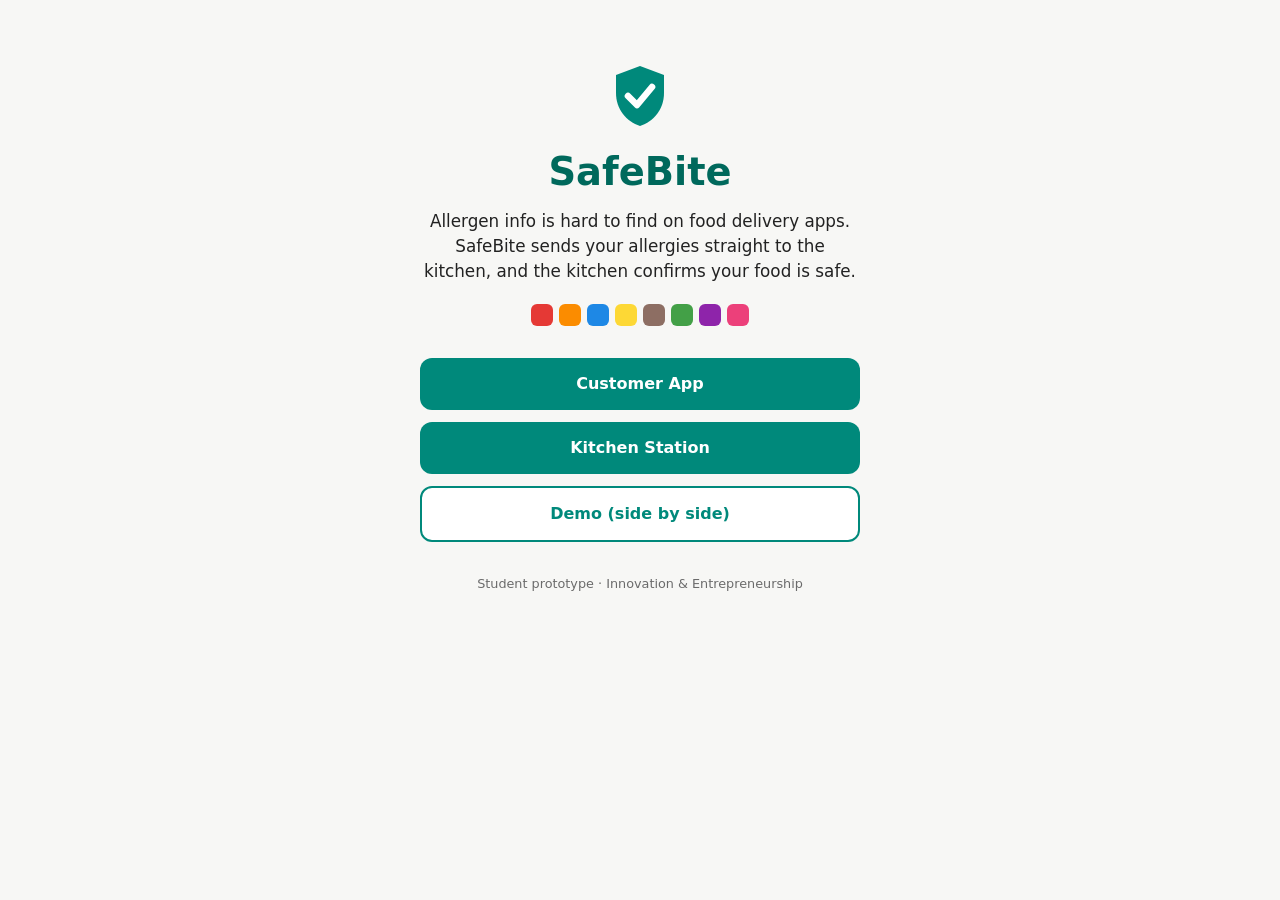
<file: index.html>
<!DOCTYPE html>
<html lang="en">
<head>
  <meta charset="UTF-8">
  <meta name="viewport" content="width=device-width, initial-scale=1.0">
  <title>SafeBite</title>
  <link rel="stylesheet" href="css/style.css">
  <link rel="icon" href="data:image/svg+xml,<svg xmlns='http://www.w3.org/2000/svg' viewBox='0 0 100 100'><text y='.9em' font-size='90'>🛡️</text></svg>">
</head>
<body>
  <main class="landing">
    <!-- Shield logo -->
    <svg class="logo" viewBox="0 0 24 24" aria-hidden="true">
      <path d="M12 2 L20 5 V11 C20 16.5 16.5 20.5 12 22 C7.5 20.5 4 16.5 4 11 V5 Z" fill="#00897B"/>
      <path d="M8 12 L11 15 L16 9" fill="none" stroke="white" stroke-width="2.2" stroke-linecap="round" stroke-linejoin="round"/>
    </svg>

    <h1>SafeBite</h1>
    <p class="tagline">
      Allergen info is hard to find on food delivery apps. SafeBite sends your
      allergies straight to the kitchen, and the kitchen confirms your food is safe.
    </p>

    <!-- The 8 allergen colours, drawn by the script below -->
    <div id="colour-strip" class="colour-strip"></div>

    <div class="landing-buttons">
      <a href="customer.html" class="btn">Customer App</a>
      <a href="station.html" class="btn">Kitchen Station</a>
      <a href="demo.html" class="btn btn-outline">Demo (side by side)</a>
    </div>

    <p class="muted small">Student prototype · Innovation &amp; Entrepreneurship</p>
  </main>

  <script src="js/data.js"></script>
  <script>
    // Little row of coloured allergen squares
    ALLERGENS.forEach(function (a) {
      const square = document.createElement("span");
      square.style.background = a.color;
      square.title = a.name;
      document.getElementById("colour-strip").appendChild(square);
    });
  </script>
</body>
</html>
</file>
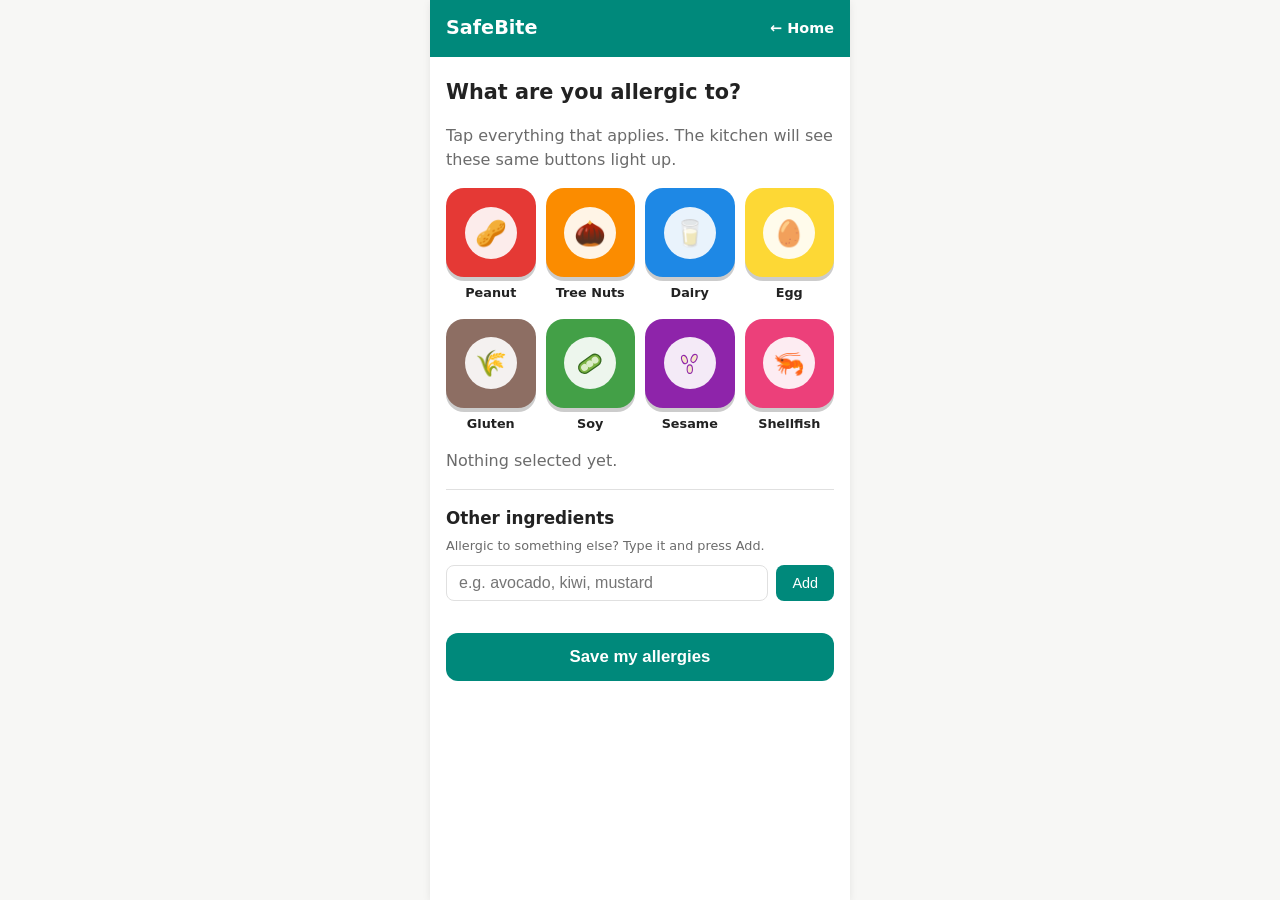
<file: customer.html>
<!DOCTYPE html>
<html lang="en">
<head>
  <meta charset="UTF-8">
  <meta name="viewport" content="width=device-width, initial-scale=1.0">
  <title>Customer | SafeBite</title>
  <link rel="stylesheet" href="css/style.css">
  <link rel="icon" href="data:image/svg+xml,<svg xmlns='http://www.w3.org/2000/svg' viewBox='0 0 100 100'><text y='.9em' font-size='90'>🛡️</text></svg>">
  <!-- Inside the demo page? Then hide the Home link -->
  <script>if (window.self !== window.top) document.documentElement.classList.add("embedded");</script>
</head>
<body>
  <div class="phone">
    <header class="app-bar">
      <h1>SafeBite</h1>
      <a href="index.html" class="home-link">← Home</a>
    </header>

    <!-- Saved allergies, shown at the top once a profile exists -->
    <div id="my-allergies" class="my-allergies hidden">
      <span class="label">Your allergies:</span>
      <span id="my-chips"></span>
      <a href="#" id="edit-link" class="edit">Edit</a>
    </div>

    <!-- Screen 1: pick allergies -->
    <section id="profile-screen" class="screen hidden">
      <h2>What are you allergic to?</h2>
      <p class="muted">Tap everything that applies. The kitchen will see these same buttons light up.</p>

      <div id="allergen-grid" class="allergen-grid"></div>

      <p id="selected-count" class="muted"></p>

      <!-- Allergies that aren't one of the 8 buttons -->
      <div class="other-allergies">
        <h3>Other ingredients</h3>
        <p class="muted small">Allergic to something else? Type it and press Add.</p>
        <form id="other-form" class="other-form">
          <input id="other-input" type="text" maxlength="30"
                 placeholder="e.g. avocado, kiwi, mustard" aria-label="Other ingredient">
          <button type="submit" class="btn btn-small">Add</button>
        </form>
        <div id="other-chips"></div>
      </div>

      <button id="save-btn" class="btn btn-block">Save my allergies</button>
    </section>

    <!-- Screen 2: restaurant list -->
    <section id="restaurants-screen" class="screen hidden">
      <h2>Choose your emirate</h2>
      <div id="emirate-chips" class="emirate-chips"></div>

      <div class="list-header">
        <span id="restaurant-count" class="muted"></span>
        <label class="sort">
          Sort by:
          <select id="sort-select">
            <option value="safe">Safest for me</option>
            <option value="rating">Rating</option>
          </select>
        </label>
      </div>

      <div id="restaurant-list"></div>
    </section>

    <!-- Screen 3: menu of one restaurant -->
    <section id="menu-screen" class="screen hidden">
      <a href="#" id="back-to-list" class="back-link">← Back to restaurants</a>
      <div id="restaurant-header"></div>

      <!-- Show all dishes / only the safe ones -->
      <div class="dish-filter">
        <button id="show-all-btn" class="active">Show all dishes</button>
        <button id="only-safe-btn">Only safe for me</button>
      </div>

      <div id="menu-list"></div>
    </section>

    <!-- Screen 4: cart -->
    <section id="cart-screen" class="screen hidden">
      <a href="#" id="back-to-menu" class="back-link">← Back to menu</a>
      <h2>Your cart</h2>
      <p id="cart-restaurant" class="muted"></p>
      <div id="cart-list"></div>
      <div class="cart-total">
        <span>Total</span>
        <span id="cart-total"></span>
      </div>

      <div class="kitchen-alert">
        <div id="cart-chips"></div>
        <p id="cart-alert-text"></p>
      </div>

      <!-- Shown when the restaurant has no Allergen Station -->
      <p id="no-station-warning" class="no-station-warning hidden">
        ⚠ This restaurant doesn't use the Allergen Station, so the kitchen won't receive a live alert.
      </p>

      <button id="place-btn" class="btn btn-block">Place order</button>
    </section>

    <!-- Screen 5: order status (waiting / confirmed) -->
    <section id="status-screen" class="screen hidden">
      <h2 id="status-title"></h2>
      <div id="status-box"></div>
      <button id="new-order-btn" class="btn btn-block">Back to menu</button>
    </section>

    <!-- Cart bar, stuck to the bottom of the screen -->
    <button id="cart-bar" class="cart-bar hidden">
      <span id="cart-bar-text"></span>
      <span>View cart ›</span>
    </button>
  </div>

  <script src="js/data.js"></script>
  <script src="js/store.js"></script>
  <script src="js/customer.js"></script>
</body>
</html>
</file>
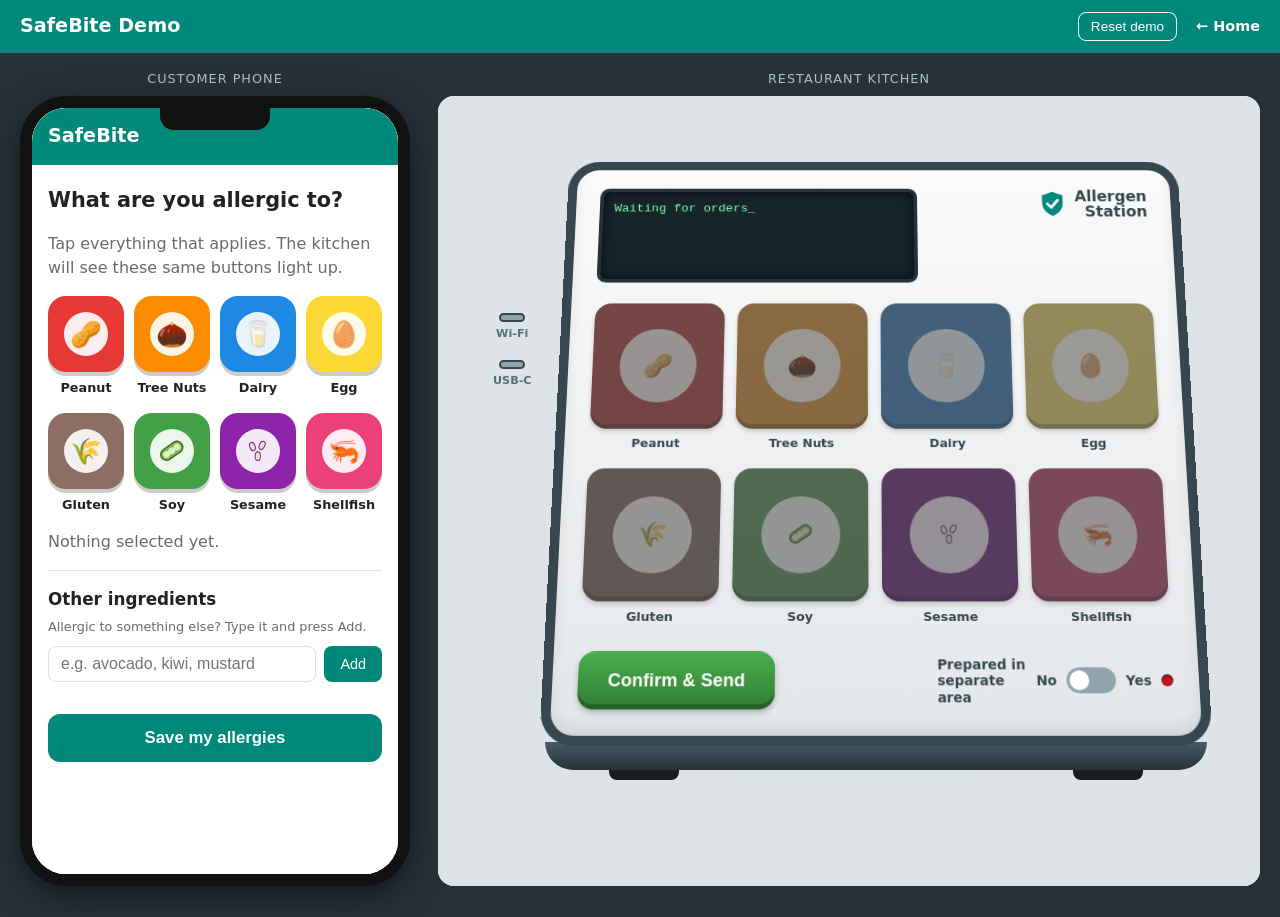
<file: demo.html>
<!DOCTYPE html>
<html lang="en">
<head>
  <meta charset="UTF-8">
  <meta name="viewport" content="width=device-width, initial-scale=1.0">
  <title>Demo | SafeBite</title>
  <link rel="stylesheet" href="css/style.css">
  <link rel="icon" href="data:image/svg+xml,<svg xmlns='http://www.w3.org/2000/svg' viewBox='0 0 100 100'><text y='.9em' font-size='90'>🛡️</text></svg>">
</head>
<body class="demo-page">
  <header class="top-bar">
    <h1>SafeBite Demo</h1>
    <div>
      <button id="reset-btn" class="btn-reset">Reset demo</button>
      <a href="index.html" class="home-link">← Home</a>
    </div>
  </header>

  <div class="demo-layout">
    <!-- Left: customer app inside a phone -->
    <div class="demo-col">
      <p class="demo-label">Customer phone</p>
      <div class="phone-frame">
        <iframe id="customer-frame" src="customer.html" title="Customer app"></iframe>
      </div>
    </div>

    <!-- Right: kitchen station -->
    <div class="demo-col station-col">
      <p class="demo-label">Restaurant kitchen</p>
      <iframe id="station-frame" class="station-frame" src="station.html" title="Kitchen station"></iframe>
    </div>
  </div>

  <script src="js/data.js"></script>
  <script src="js/store.js"></script>
  <script>
    // Reset: wipe all SafeBite data and reload both screens
    document.getElementById("reset-btn").addEventListener("click", function () {
      resetAll();
      document.getElementById("customer-frame").contentWindow.location.reload();
      document.getElementById("station-frame").contentWindow.location.reload();
    });
  </script>
</body>
</html>
</file>
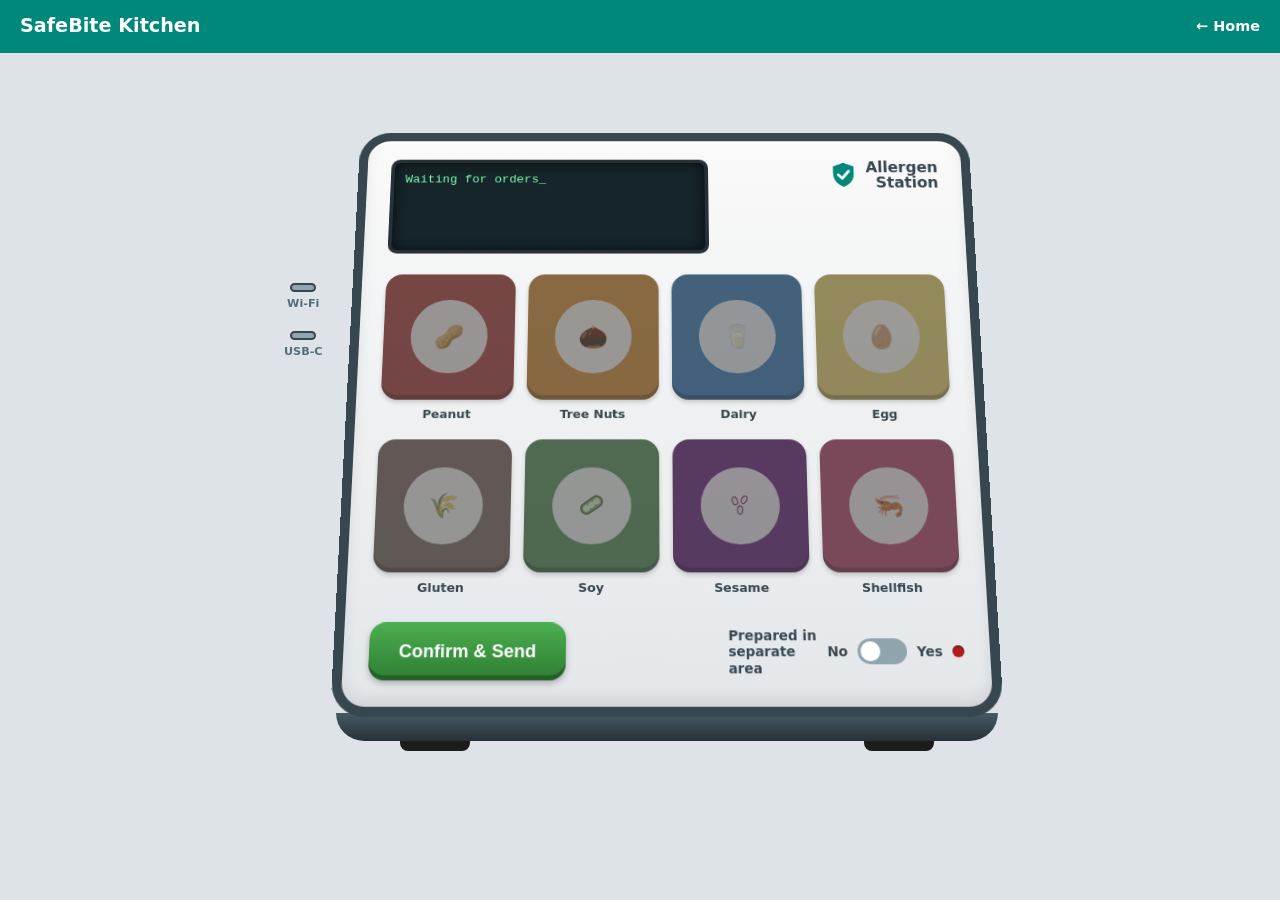
<file: station.html>
<!DOCTYPE html>
<html lang="en">
<head>
  <meta charset="UTF-8">
  <meta name="viewport" content="width=device-width, initial-scale=1.0">
  <title>Kitchen Allergen Station | SafeBite</title>
  <link rel="stylesheet" href="css/style.css">
  <link rel="icon" href="data:image/svg+xml,<svg xmlns='http://www.w3.org/2000/svg' viewBox='0 0 100 100'><text y='.9em' font-size='90'>🛡️</text></svg>">
  <!-- Inside the demo page? Then hide the top bar -->
  <script>if (window.self !== window.top) document.documentElement.classList.add("embedded");</script>
</head>
<body class="station-page">
  <header class="top-bar station-bar">
    <h1>SafeBite Kitchen</h1>
    <a href="index.html" class="home-link">← Home</a>
  </header>

  <div class="station-wrap">
    <!-- Ports on the left side of the device -->
    <div class="side-ports">
      <div><span class="port"></span>Wi-Fi</div>
      <div><span class="port"></span>USB-C</div>
    </div>

    <div class="device">
      <div class="device-top">
        <!-- Small screen showing the current order -->
        <div id="lcd" class="lcd"></div>

        <div class="brand">
          <!-- Shield icon -->
          <svg viewBox="0 0 24 24" aria-hidden="true">
            <path d="M12 2 L20 5 V11 C20 16.5 16.5 20.5 12 22 C7.5 20.5 4 16.5 4 11 V5 Z" fill="#00897B"/>
            <path d="M8 12 L11 15 L16 9" fill="none" stroke="white" stroke-width="2.2" stroke-linecap="round" stroke-linejoin="round"/>
          </svg>
          <span>Allergen<br>Station</span>
        </div>
      </div>

      <!-- 8 allergen buttons, filled in by station.js -->
      <div id="station-grid" class="allergen-grid"></div>

      <div class="device-bottom">
        <button id="confirm-btn" class="confirm-btn">Confirm &amp; Send</button>

        <div class="separate">
          <span class="title">Prepared in separate area</span>
          <span>No</span>
          <label class="switch">
            <input type="checkbox" id="separate-switch" aria-label="Prepared in separate area">
            <span class="slider"></span>
          </label>
          <span>Yes</span>
          <span id="separate-led" class="led"></span>
        </div>
      </div>
    </div>

    <!-- Thick front edge and feet -->
    <div class="device-front"></div>
    <div class="feet">
      <span class="foot"></span>
      <span class="foot"></span>
    </div>
  </div>

  <script src="js/data.js"></script>
  <script src="js/store.js"></script>
  <script src="js/station.js"></script>
</body>
</html>
</file>
<file: css/style.css>
/* SafeBite - shared styles */

:root {
  /* Allergen colours */
  --peanut: #E53935;
  --tree-nuts: #FB8C00;
  --dairy: #1E88E5;
  --egg: #FDD835;
  --gluten: #8D6E63;
  --soy: #43A047;
  --sesame: #8E24AA;
  --shellfish: #EC407A;

  /* App colours */
  --primary: #00897B;
  --primary-dark: #00695C;
  --bg: #F7F7F5;
  --card: #FFFFFF;
  --text: #222222;
  --muted: #6B6B6B;
  --border: #E0E0E0;
  --success: #2E7D32;
  --warning: #F9A825;
  --danger: #D32F2F;

  --radius: 12px;
  --shadow: 0 2px 8px rgba(0, 0, 0, 0.08);
}

* {
  box-sizing: border-box;
}

body {
  margin: 0;
  font-family: system-ui, -apple-system, "Segoe UI", Roboto, Arial, sans-serif;
  background: var(--bg);
  color: var(--text);
  line-height: 1.5;
}

/* Top bar */
header {
  background: var(--primary);
  color: white;
  padding: 16px 20px;
}

header h1 {
  margin: 0;
  font-size: 1.4rem;
}

main {
  max-width: 900px;
  margin: 0 auto;
  padding: 20px 16px;
}

/* White box used for sections, menu items, orders */
.card {
  background: var(--card);
  border-radius: var(--radius);
  box-shadow: var(--shadow);
  padding: 16px;
  margin-bottom: 16px;
}

/* Normal button */
.btn {
  background: var(--primary);
  color: white;
  border: none;
  border-radius: 8px;
  padding: 10px 18px;
  font-size: 1rem;
  cursor: pointer;
}

.btn:hover {
  background: var(--primary-dark);
}

.btn:disabled {
  background: var(--border);
  color: var(--muted);
  cursor: not-allowed;
}

/* Grid of coloured allergen buttons (4 x 2, same layout as the station) */
.allergen-grid {
  display: grid;
  grid-template-columns: repeat(4, 1fr);
  gap: 16px 10px;
}

/* One button with its name underneath */
.allergen-item {
  display: flex;
  flex-direction: column;
  align-items: center;
  gap: 6px;
  font-size: 0.8rem;
  font-weight: 600;
  text-align: center;
}

/* Square button. Its colour comes from --c, which JS sets per allergen */
.allergen-btn {
  width: 100%;
  aspect-ratio: 1;
  padding: 0;
  border: none;
  border-radius: 18px;
  background: var(--c, #999);
  display: flex;
  align-items: center;
  justify-content: center;
  position: relative;
  cursor: pointer;
  /* full colour, slightly raised */
  box-shadow: 0 4px 0 rgba(0, 0, 0, 0.2);
  transition: filter 0.2s, opacity 0.2s, box-shadow 0.15s, transform 0.15s;
}

.allergen-btn:active {
  transform: scale(0.94);
}

/* White circle behind the icon so every icon shows on its colour */
.allergen-btn .icon {
  width: 58%;
  aspect-ratio: 1;
  border-radius: 50%;
  background: rgba(255, 255, 255, 0.9);
  display: flex;
  align-items: center;
  justify-content: center;
  font-size: 1.6rem;
}

/* Selected (customer page) = darker shade, pressed in, with a checkmark */
.allergen-btn.selected {
  transform: translateY(3px);
  box-shadow: inset 0 3px 8px rgba(0, 0, 0, 0.45);
}

/* Dark layer on top makes the colour darker */
.allergen-btn.selected::before {
  content: "";
  position: absolute;
  inset: 0;
  border-radius: inherit;
  background: rgba(0, 0, 0, 0.4);
}

/* White checkmark in the top-right corner */
.allergen-btn.selected::after {
  content: "✓";
  position: absolute;
  top: 5px;
  right: 8px;
  color: white;
  font-size: 1.1rem;
  font-weight: bold;
  text-shadow: 0 1px 2px rgba(0, 0, 0, 0.5);
}

/* Blinking effect for the kitchen station: bright glow on/off once a second */
.allergen-btn.blink {
  animation: glow-blink 1s ease-in-out infinite;
}

@keyframes glow-blink {
  0%, 100% {
    filter: brightness(1.15);
    opacity: 1;
    box-shadow: 0 0 0 3px white, 0 0 26px 10px var(--c);
  }
  50% {
    filter: brightness(0.55) saturate(0.6);
    opacity: 0.85;
    box-shadow: 0 0 0 0 transparent;
  }
}

/* Small allergen tag shown on menu items */
.tag {
  display: inline-block;
  padding: 2px 8px;
  margin: 2px;
  border-radius: 999px;
  font-size: 0.8rem;
  color: white;
}

/* Yellow is hard to read with white text */
.tag.egg {
  color: var(--text);
}

/* Grey chip for allergies the customer typed in */
.tag.other {
  background: #757575;
}

.chip-remove {
  padding: 0 2px;
  border: none;
  background: none;
  color: white;
  font-size: 1rem;
  line-height: 1;
  cursor: pointer;
}

/* "Other ingredients" box on the profile screen */
.other-allergies {
  margin-top: 8px;
  padding-top: 16px;
  border-top: 1px solid var(--border);
}

.other-allergies h3 {
  margin: 0;
  font-size: 1.05rem;
}

.other-allergies p {
  margin: 4px 0 10px;
}

.other-form {
  display: flex;
  gap: 8px;
  margin-bottom: 8px;
}

.other-form input {
  flex: 1;
  min-width: 0;
  padding: 8px 12px;
  border: 1px solid var(--border);
  border-radius: 8px;
  font-size: 1rem;
}

/* Small ingredient list on each dish card */
.dish .ingredients {
  font-size: 0.8rem;
  color: var(--muted);
}

.muted {
  color: var(--muted);
}

.hidden {
  display: none !important;
}

/* ---- Customer page: looks like a phone app ---- */

.phone {
  max-width: 420px;
  min-height: 100vh;
  margin: 0 auto;
  background: var(--card);
  box-shadow: var(--shadow);
}

.app-bar {
  display: flex;
  justify-content: space-between;
  align-items: center;
  padding: 14px 16px;
}

.app-bar h1 {
  font-size: 1.2rem;
}

.app-bar a {
  color: white;
  text-decoration: none;
  font-size: 0.9rem;
}

.screen {
  padding: 20px 16px 32px;
}

.screen h2 {
  margin: 0 0 4px;
  font-size: 1.3rem;
}

/* Big full-width button at the bottom of a screen */
.btn-block {
  width: 100%;
  margin-top: 24px;
  padding: 14px;
  border-radius: var(--radius);
  font-size: 1.05rem;
  font-weight: 600;
}

/* "Your allergies" chip row */
.my-allergies {
  display: flex;
  flex-wrap: wrap;
  align-items: center;
  gap: 4px;
  margin: 12px 16px 0;
  padding: 10px 12px;
  background: var(--bg);
  border-radius: var(--radius);
}

.my-allergies .label {
  margin-right: 4px;
  font-size: 0.85rem;
  color: var(--muted);
}

.my-allergies .edit {
  margin-left: auto;
  color: var(--primary);
  font-weight: 600;
  font-size: 0.9rem;
}

/* ---- Menu ---- */

/* Leave room so the cart bar doesn't cover the last dish */
#menu-screen {
  padding-bottom: 90px;
}

.dish {
  border: 2px solid transparent;
}

.dish h3 {
  margin: 0;
  font-size: 1.05rem;
}

.dish p {
  margin: 6px 0;
  font-size: 0.9rem;
}

.dish-top,
.dish-bottom {
  display: flex;
  justify-content: space-between;
  align-items: center;
  gap: 10px;
}

.price {
  font-weight: 700;
  white-space: nowrap;
}

/* Dish with one of the customer's allergens */
.dish.warn {
  border-color: var(--danger);
}

.warning {
  padding: 6px 10px;
  border-radius: 8px;
  background: #FDECEA;
  color: var(--danger);
  font-weight: 600;
}

.btn-small {
  padding: 8px 16px;
  font-size: 0.9rem;
}

.no-allergens {
  font-size: 0.8rem;
  color: var(--success);
}

/* ---- Cart ---- */

.cart-bar {
  position: fixed;
  bottom: 12px;
  left: 50%;
  transform: translateX(-50%);
  width: calc(100% - 32px);
  max-width: 388px;
  display: flex;
  justify-content: space-between;
  padding: 14px 18px;
  border: none;
  border-radius: var(--radius);
  background: var(--text);
  color: white;
  font-size: 1rem;
  font-weight: 600;
  cursor: pointer;
  box-shadow: 0 4px 16px rgba(0, 0, 0, 0.25);
}

.back-link {
  display: inline-block;
  margin-bottom: 12px;
  color: var(--primary);
  text-decoration: none;
  font-weight: 600;
}

.cart-item {
  display: flex;
  align-items: center;
  gap: 10px;
  padding: 12px 0;
  border-bottom: 1px solid var(--border);
}

.cart-item .name {
  flex: 1;
}

.qty-btn {
  width: 28px;
  height: 28px;
  border: 1px solid var(--border);
  border-radius: 50%;
  background: white;
  cursor: pointer;
}

.cart-total {
  display: flex;
  justify-content: space-between;
  padding: 14px 0;
  font-size: 1.1rem;
  font-weight: 700;
}

/* Box reminding the customer what the kitchen will see */
.kitchen-alert {
  padding: 12px;
  border-radius: var(--radius);
  background: var(--bg);
}

.kitchen-alert p {
  margin: 8px 0 0;
  font-size: 0.9rem;
}

/* ---- Kitchen Allergen Station (the device) ---- */

.station-page {
  background: #DDE3E6;
}

/* Gives the device its 3D tilt */
.station-wrap {
  position: relative;
  max-width: 760px;
  margin: 30px auto 50px;
  padding: 0 16px 0 70px;
  perspective: 1400px;
}

/* Top face of the device: light body with dark rounded edge */
.device {
  position: relative;
  z-index: 1;
  padding: 22px 26px 26px;
  border: 10px solid #37474F;
  border-radius: 34px;
  background: linear-gradient(180deg, #FAFAFA 0%, #E4E7EA 100%);
  box-shadow: inset 0 3px 0 white, inset 0 -8px 14px rgba(0, 0, 0, 0.08);
  /* tilting it back makes the wedge shape */
  transform: rotateX(14deg);
  transform-origin: bottom center;
}

/* Front edge = the thick end of the wedge */
.device-front {
  height: 28px;
  margin: -4px 6px 0;
  border-radius: 0 0 28px 28px;
  background: linear-gradient(#455A64, #263238);
}

.feet {
  display: flex;
  justify-content: space-between;
  padding: 0 70px;
}

.foot {
  width: 70px;
  height: 10px;
  border-radius: 0 0 8px 8px;
  background: #1C1C1C;
}

/* Wi-Fi / USB-C labels on the left side */
.side-ports {
  position: absolute;
  left: 24px;
  top: 30%;
  display: flex;
  flex-direction: column;
  gap: 18px;
  font-size: 0.7rem;
  font-weight: 700;
  color: #546E7A;
  text-align: center;
}

.port {
  display: block;
  width: 26px;
  height: 9px;
  margin: 0 auto 4px;
  border: 2px solid #37474F;
  border-radius: 5px;
  background: #90A4AE;
}

/* Top row: small screen + brand label */
.device-top {
  display: flex;
  justify-content: space-between;
  align-items: flex-start;
  gap: 16px;
  margin-bottom: 24px;
}

.lcd {
  flex: 0 1 58%;
  min-height: 110px;
  padding: 10px 12px;
  border: 4px solid #263238;
  border-radius: 10px;
  background: #16252A;
  color: #7CFFB2;
  font-family: "Courier New", monospace;
  font-size: 0.85rem;
  line-height: 1.4;
  box-shadow: inset 0 0 14px rgba(0, 0, 0, 0.7);
}

.lcd .order-no {
  font-size: 1.05rem;
  font-weight: bold;
}

.lcd .keep-out {
  color: #FFB74D;
}

.lcd .lcd-restaurant {
  color: #B2EBF2;
  font-size: 0.75rem;
  letter-spacing: 1px;
}

/* Other allergies: blinks at the same speed as the buttons (1s) */
.lcd .also-avoid {
  color: #FF8A80;
  font-weight: bold;
  animation: text-blink 1s ease-in-out infinite;
}

@keyframes text-blink {
  50% { opacity: 0.2; }
}

/* Blinking cursor on the idle screen */
.cursor {
  animation: cursor 1s steps(1) infinite;
}

@keyframes cursor {
  50% { opacity: 0; }
}

.brand {
  display: flex;
  align-items: center;
  gap: 8px;
  font-weight: 800;
  font-size: 1.05rem;
  color: #37474F;
  text-align: right;
  line-height: 1.1;
}

.brand svg {
  width: 34px;
  flex-shrink: 0;
}

/* Station buttons look like physical keys, dim when not blinking */
.device .allergen-grid {
  gap: 18px 14px;
}

.device .allergen-btn {
  cursor: default;
  filter: brightness(0.55) saturate(0.6);
  opacity: 0.85;
  box-shadow: inset 0 -5px 0 rgba(0, 0, 0, 0.25), 0 3px 5px rgba(0, 0, 0, 0.2);
}

.device .allergen-btn:active {
  transform: none;
}

.device .allergen-item {
  color: #37474F;
}

/* Bottom row: Confirm button + separate area switch */
.device-bottom {
  display: flex;
  flex-wrap: wrap;
  justify-content: space-between;
  align-items: center;
  gap: 16px;
  margin-top: 26px;
}

.confirm-btn {
  padding: 18px 30px;
  border: none;
  border-radius: 16px;
  background: linear-gradient(#4CAF50, #2E7D32);
  color: white;
  font-size: 1.15rem;
  font-weight: 800;
  cursor: pointer;
  box-shadow: inset 0 -5px 0 rgba(0, 0, 0, 0.25), 0 3px 6px rgba(0, 0, 0, 0.25);
}

.separate {
  display: flex;
  align-items: center;
  gap: 10px;
  font-size: 0.85rem;
  font-weight: 600;
  color: #37474F;
}

.separate .title {
  max-width: 90px;
  line-height: 1.2;
}

/* Toggle switch made from a checkbox */
.switch {
  position: relative;
  width: 50px;
  height: 26px;
}

.switch input {
  opacity: 0;
  width: 0;
  height: 0;
}

.slider {
  position: absolute;
  inset: 0;
  border-radius: 26px;
  background: #90A4AE;
  cursor: pointer;
  transition: background 0.2s;
}

.slider::before {
  content: "";
  position: absolute;
  left: 3px;
  top: 3px;
  width: 20px;
  height: 20px;
  border-radius: 50%;
  background: white;
  transition: transform 0.2s;
}

.switch input:checked + .slider {
  background: var(--success);
}

.switch input:checked + .slider::before {
  transform: translateX(24px);
}

/* Small light: red when "No", glows green when "Yes" */
.led {
  width: 12px;
  height: 12px;
  border-radius: 50%;
  background: #B71C1C;
  box-shadow: inset 0 1px 2px rgba(0, 0, 0, 0.6);
}

.led.on {
  background: #4CFF6A;
  box-shadow: 0 0 8px 3px rgba(76, 255, 106, 0.7);
}

/* Big tick on the station screen after Confirm & Send */
.lcd-confirmed {
  margin: 14px 0 6px;
  font-size: 1.6rem;
  font-weight: bold;
}

/* Smaller screens: shrink the device a bit */
@media (max-width: 600px) {
  .station-wrap {
    padding-left: 50px;
  }
  .side-ports {
    left: 4px;
  }
  .device {
    padding: 16px 14px 18px;
    border-width: 8px;
  }
  .device-top {
    flex-direction: column-reverse;
  }
  .lcd {
    width: 100%;
  }
  .device .allergen-btn .icon {
    font-size: 1.2rem;
  }
  .feet {
    padding: 0 40px;
  }
}

/* ---- Customer order status ---- */

.status-waiting {
  text-align: center;
}

.status-waiting p {
  margin: 8px 0;
}

/* Three bouncing dots */
.loader {
  display: flex;
  justify-content: center;
  gap: 8px;
  margin: 10px 0 16px;
}

.loader span {
  width: 12px;
  height: 12px;
  border-radius: 50%;
  background: var(--primary);
  animation: bounce 1.2s infinite ease-in-out;
}

.loader span:nth-child(2) {
  animation-delay: 0.2s;
}

.loader span:nth-child(3) {
  animation-delay: 0.4s;
}

@keyframes bounce {
  0%, 80%, 100% { transform: scale(0.5); opacity: 0.4; }
  40% { transform: scale(1); opacity: 1; }
}

/* Green "kitchen confirmed" card */
.status-ok {
  border: 2px solid var(--success);
  background: #E8F5E9;
}

.status-ok .ok-title {
  margin: 0 0 10px;
  color: var(--success);
  font-weight: 700;
  font-size: 1.05rem;
}

.status-ok p {
  margin: 12px 0 0;
}

/* ---- Top bar with "← Home" link (station + demo) ---- */

.top-bar {
  display: flex;
  justify-content: space-between;
  align-items: center;
  gap: 12px;
  padding: 12px 20px;
}

.top-bar h1 {
  font-size: 1.2rem;
}

.home-link {
  color: white;
  text-decoration: none;
  font-size: 0.9rem;
  font-weight: 600;
  white-space: nowrap;
}

/* Pages shown inside demo.html hide their own navigation */
.embedded .home-link,
.embedded .station-bar {
  display: none;
}

/* station.js scales the device down to fit the demo frame */
.embedded .station-wrap {
  margin-top: 16px;
  transform-origin: top center;
}

.embedded .station-page {
  overflow: hidden;
}

.embedded .phone {
  box-shadow: none;
}

.small {
  font-size: 0.8rem;
}

/* ---- Landing page ---- */

.landing {
  max-width: 480px;
  margin: 0 auto;
  padding: 60px 20px 30px;
  text-align: center;
}

.landing .logo {
  width: 72px;
}

.landing h1 {
  margin: 4px 0 8px;
  font-size: 2.4rem;
  color: var(--primary-dark);
}

.tagline {
  margin: 0 0 20px;
  font-size: 1.05rem;
}

.colour-strip {
  display: flex;
  justify-content: center;
  gap: 6px;
}

.colour-strip span {
  width: 22px;
  height: 22px;
  border-radius: 6px;
}

.landing-buttons {
  display: flex;
  flex-direction: column;
  gap: 12px;
  margin: 32px 0;
}

a.btn {
  display: block;
  padding: 14px;
  border-radius: var(--radius);
  text-align: center;
  text-decoration: none;
  font-weight: 600;
}

.btn-outline {
  border: 2px solid var(--primary);
  background: white;
  color: var(--primary);
}

.btn-outline:hover {
  background: #E0F2F1;
}

/* ---- Demo page (both screens side by side) ---- */

.demo-page {
  background: #263238;
}

.btn-reset {
  margin-right: 14px;
  padding: 6px 12px;
  border: 1px solid white;
  border-radius: 8px;
  background: transparent;
  color: white;
  font-size: 0.85rem;
  cursor: pointer;
}

.btn-reset:hover {
  background: rgba(255, 255, 255, 0.15);
}

.demo-layout {
  display: flex;
  justify-content: center;
  align-items: flex-start;
  gap: 28px;
  padding: 16px 20px 24px;
}

.demo-label {
  margin: 0 0 8px;
  color: #B0BEC5;
  font-size: 0.8rem;
  text-align: center;
  text-transform: uppercase;
  letter-spacing: 1px;
}

/* Black phone with rounded corners around the customer app */
.phone-frame {
  position: relative;
  width: 390px;
  height: min(800px, calc(100vh - 110px));
  min-height: 560px;
  padding: 12px;
  border-radius: 46px;
  background: #111;
  box-shadow: 0 10px 30px rgba(0, 0, 0, 0.5);
}

/* Little notch at the top */
.phone-frame::before {
  content: "";
  position: absolute;
  top: 12px;
  left: 50%;
  transform: translateX(-50%);
  width: 110px;
  height: 22px;
  border-radius: 0 0 14px 14px;
  background: #111;
}

.phone-frame iframe {
  width: 100%;
  height: 100%;
  border: 0;
  border-radius: 34px;
  background: white;
}

.station-col {
  flex: 1;
  max-width: 880px;
}

.station-frame {
  width: 100%;
  height: min(800px, calc(100vh - 110px));
  min-height: 560px;
  border: 0;
  border-radius: 16px;
  background: #DDE3E6;
}

/* Narrow screens: stack the phone above the station */
@media (max-width: 900px) {
  .demo-layout {
    flex-direction: column;
    align-items: center;
  }
  .station-col {
    width: 100%;
  }
  .phone-frame {
    width: min(390px, 100%);
  }
}

/* ---- Restaurant list ---- */

/* Row of emirate chips that scrolls sideways */
.emirate-chips {
  display: flex;
  gap: 8px;
  margin: 10px -16px 14px;
  padding: 0 16px 6px;
  overflow-x: auto;
}

.emirate-chip {
  flex-shrink: 0;
  padding: 8px 14px;
  border: 1px solid var(--border);
  border-radius: 999px;
  background: white;
  color: var(--text);
  font-size: 0.9rem;
  white-space: nowrap;
  cursor: pointer;
}

.emirate-chip.active {
  border-color: var(--primary);
  background: var(--primary);
  color: white;
  font-weight: 600;
}

.list-header {
  display: flex;
  justify-content: space-between;
  align-items: center;
  gap: 8px;
  margin-bottom: 12px;
  font-size: 0.85rem;
}

.sort select {
  padding: 4px 6px;
  border: 1px solid var(--border);
  border-radius: 6px;
  font-size: 0.85rem;
}

/* One restaurant */
.restaurant-card {
  display: flex;
  gap: 12px;
  color: var(--text);
  text-decoration: none;
}

.restaurant-card:hover {
  box-shadow: 0 4px 14px rgba(0, 0, 0, 0.12);
}

.restaurant-card .logo {
  flex-shrink: 0;
  width: 52px;
  height: 52px;
  border-radius: 14px;
  display: flex;
  align-items: center;
  justify-content: center;
  font-size: 1.7rem;
}

.restaurant-card .info {
  flex: 1;
  min-width: 0;
}

.restaurant-top {
  display: flex;
  justify-content: space-between;
  align-items: baseline;
  gap: 8px;
}

.restaurant-card h3 {
  margin: 0;
  font-size: 1.05rem;
}

.rating {
  font-weight: 700;
  font-size: 0.9rem;
  color: #F57F17;
  white-space: nowrap;
}

.restaurant-card p {
  margin: 4px 0;
}

.restaurant-card .meta {
  font-size: 0.85rem;
  color: var(--muted);
}

.restaurant-card .desc {
  font-size: 0.85rem;
}

/* Allergy summary line */
.safety {
  font-weight: 700;
  font-size: 0.9rem;
}

.safe-good {
  color: var(--success);
}

.safe-few {
  color: #EF6C00;
}

.safe-none {
  color: var(--danger);
}

.station-badge {
  display: inline-block;
  margin-top: 2px;
  padding: 2px 8px;
  border-radius: 999px;
  background: #E0F2F1;
  color: var(--primary-dark);
  font-size: 0.75rem;
  font-weight: 700;
}

.no-station {
  font-size: 0.75rem;
  color: var(--muted);
}

#restaurant-station {
  margin-bottom: 12px;
}

/* ---- Restaurant page ---- */

.restaurant-header {
  display: flex;
  align-items: center;
  gap: 12px;
}

.restaurant-header .logo {
  flex-shrink: 0;
  width: 64px;
  height: 64px;
  border-radius: 16px;
  display: flex;
  align-items: center;
  justify-content: center;
  font-size: 2.1rem;
}

.restaurant-header h2 {
  margin: 0 0 2px;
}

.restaurant-header .meta {
  margin: 0;
  font-size: 0.85rem;
  color: var(--muted);
}

.restaurant-desc {
  margin: 12px 0 8px;
  font-size: 0.95rem;
}

/* "Show all dishes / Only safe for me" toggle */
.dish-filter {
  display: flex;
  margin: 16px 0;
  padding: 4px;
  border-radius: var(--radius);
  background: var(--bg);
}

.dish-filter button {
  flex: 1;
  padding: 8px;
  border: none;
  border-radius: 8px;
  background: none;
  color: var(--muted);
  font-size: 0.9rem;
  font-weight: 600;
  cursor: pointer;
}

.dish-filter button.active {
  background: white;
  color: var(--primary-dark);
  box-shadow: var(--shadow);
}

/* Warning in the cart for restaurants without a station */
.no-station-warning {
  margin: 12px 0 0;
  padding: 10px 12px;
  border-radius: var(--radius);
  background: #FFF3E0;
  color: #E65100;
  font-size: 0.9rem;
  font-weight: 600;
}

/* Status card for orders without a station */
.status-nostation {
  border: 2px solid #FB8C00;
  background: #FFF8E1;
}

.status-nostation p {
  margin: 6px 0;
}
</file>
